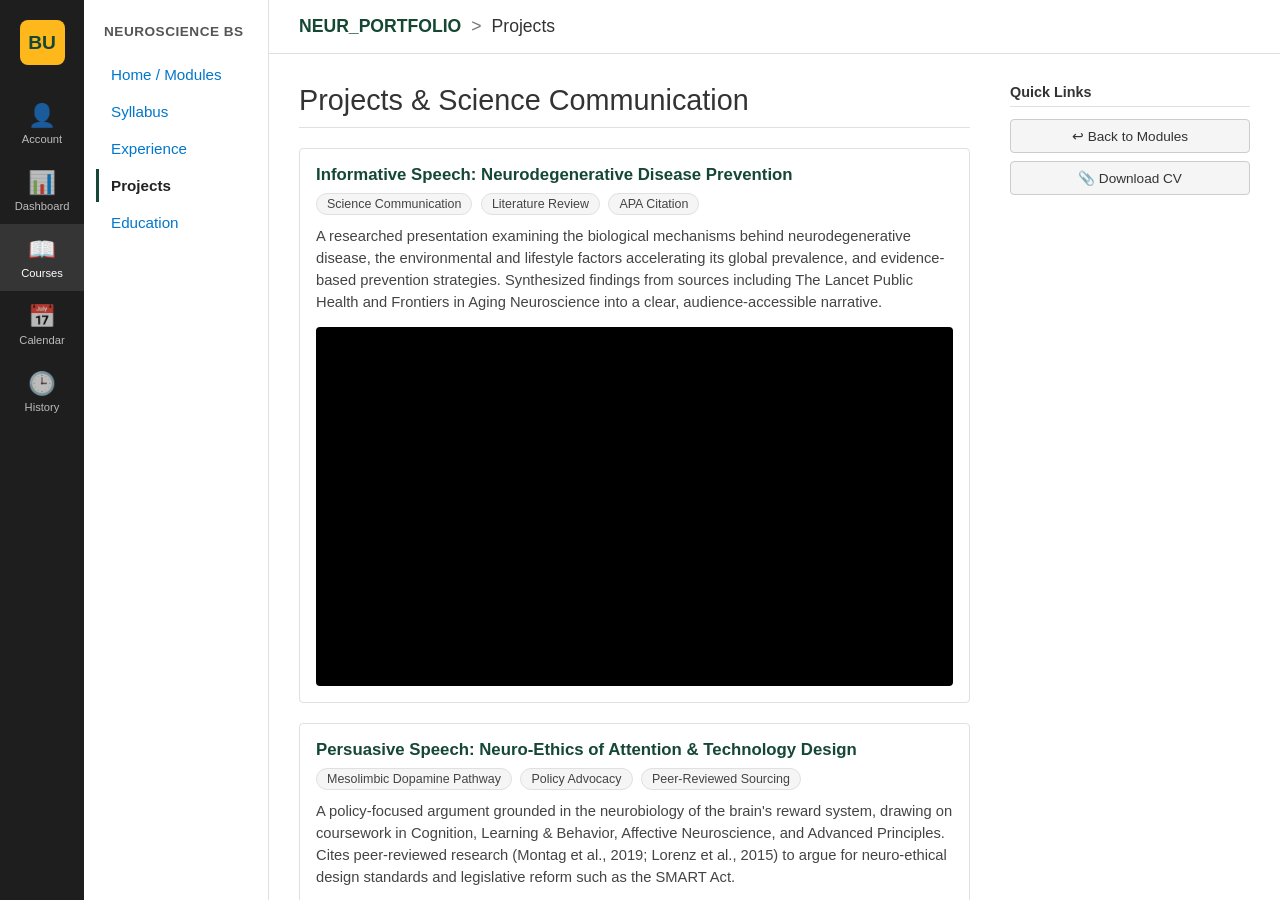
<file: projects.html>
<!DOCTYPE html>
<html lang="en">
<head>
    <meta charset="UTF-8">
    <meta name="viewport" content="width=device-width, initial-scale=1.0">
    <title>Canvas Portfolio - Projects</title>
    <style>
        :root {
            --canvas-primary: #154734;
            --canvas-sidebar-bg: #1e1e1e;
            --canvas-nav-text: #ffffff;
            --canvas-active-tab: #ffb81c;
            --text-color: #333333;
            --border-color: #e0e0e0;
            --bg-light: #f5f5f5;
        }
        body {
            margin: 0;
            font-family: "Lato", "Helvetica Neue", Helvetica, Arial, sans-serif;
            color: var(--text-color);
            display: flex;
            height: 100vh;
            overflow: hidden;
        }
        .canvas-global-nav {
            background-color: var(--canvas-sidebar-bg);
            width: 84px;
            display: flex;
            flex-direction: column;
            align-items: center;
            padding-top: 20px;
            flex-shrink: 0;
        }
        .global-logo {
            width: 45px; height: 45px;
            background-color: #ffb81c;
            border-radius: 8px;
            margin-bottom: 25px;
            display: flex; align-items: center; justify-content: center;
            color: #154734; font-weight: bold; font-size: 1.2rem;
        }
        .global-nav-item {
            width: 100%; text-align: center;
            color: rgba(255, 255, 255, 0.7);
            font-size: 0.7rem; padding: 12px 0;
            text-decoration: none;
            display: flex; flex-direction: column; align-items: center; gap: 4px;
        }
        .global-nav-item:hover, .global-nav-item.active {
            color: var(--canvas-nav-text);
            background-color: rgba(255, 255, 255, 0.1);
        }
        .global-nav-icon { font-size: 1.4rem; }
        .course-nav {
            width: 160px;
            border-right: 1px solid var(--border-color);
            padding: 24px 12px;
            flex-shrink: 0;
            display: flex; flex-direction: column; gap: 4px;
        }
        .course-title-header {
            font-size: 0.85rem; font-weight: bold; color: #555;
            margin-bottom: 15px; padding-left: 8px;
            text-transform: uppercase; letter-spacing: 0.5px;
        }
        .course-nav-link {
            display: block; padding: 8px 12px;
            color: #0077cc; text-decoration: none; font-size: 0.95rem;
            border-left: 3px solid transparent;
            border-radius: 0 4px 4px 0;
        }
        .course-nav-link:hover {
            background-color: var(--bg-light);
            text-decoration: underline;
        }
        .course-nav-link.active {
            color: #222222; font-weight: bold;
            border-left-color: var(--canvas-primary);
            background-color: transparent;
            text-decoration: none;
        }
        .main-workspace {
            flex-grow: 1;
            display: flex; flex-direction: column;
            overflow-y: auto;
            background-color: #ffffff;
        }
        .canvas-header-bar {
            border-bottom: 1px solid var(--border-color);
            padding: 16px 30px;
            display: flex; align-items: center; gap: 10px;
            font-size: 1.1rem;
        }
        .breadcrumb-course { color: var(--canvas-primary); font-weight: bold; text-decoration: none; }
        .breadcrumb-course:hover { text-decoration: underline; }
        .breadcrumb-separator { color: #777; }
        .breadcrumb-current { color: #333; }
        .content-cols { display: flex; padding: 30px; gap: 40px; flex-grow: 1; }
        .primary-content { flex-grow: 1; max-width: 850px; }
        .right-sidebar { width: 240px; flex-shrink: 0; display: flex; flex-direction: column; gap: 24px; }
        h1 {
            font-size: 1.8rem; font-weight: 300;
            margin-top: 0; margin-bottom: 20px;
            border-bottom: 1px solid var(--border-color);
            padding-bottom: 10px;
        }
        .sidebar-section-title {
            font-size: 0.9rem; font-weight: bold;
            border-bottom: 1px solid var(--border-color);
            padding-bottom: 6px; margin-bottom: 12px;
        }
        .sidebar-btn {
            display: block;
            background-color: var(--bg-light);
            border: 1px solid #ccc; color: #333;
            text-align: center; padding: 8px 12px;
            border-radius: 4px; text-decoration: none;
            font-size: 0.85rem; margin-bottom: 8px;
        }
        .sidebar-btn:hover { background-color: #eaeaea; }
        .skill-block {
            border: 1px solid var(--border-color);
            border-radius: 4px;
            margin-bottom: 20px;
            padding: 16px;
        }
        .skill-block-title {
            font-weight: bold;
            font-size: 1.05rem;
            margin-bottom: 6px;
            color: var(--canvas-primary);
        }
        .skill-tag {
            display: inline-block;
            background-color: var(--bg-light);
            border: 1px solid var(--border-color);
            border-radius: 12px;
            padding: 3px 10px;
            font-size: 0.78rem;
            margin: 2px 4px 2px 0;
            color: #444;
        }
        .skill-block-desc {
            font-size: 0.92rem;
            line-height: 1.5;
            color: #444;
            margin-top: 8px;
            margin-bottom: 14px;
        }
        /* NEW: responsive video embed wrapper */
        .video-wrapper {
            position: relative;
            width: 100%;
            padding-top: 56.25%; /* 16:9 aspect ratio */
            border-radius: 4px;
            overflow: hidden;
            background: #000;
        }
        .video-wrapper iframe {
            position: absolute;
            top: 0; left: 0;
            width: 100%; height: 100%;
            border: none;
        }
    </style>
</head>
<body>

    <nav class="canvas-global-nav">
        <div class="global-logo">BU</div>
        <a href="#" class="global-nav-item">
            <span class="global-nav-icon">👤</span><span>Account</span>
        </a>
        <a href="#" class="global-nav-item">
            <span class="global-nav-icon">📊</span><span>Dashboard</span>
        </a>
        <a href="#" class="global-nav-item active">
            <span class="global-nav-icon">📖</span><span>Courses</span>
        </a>
        <a href="#" class="global-nav-item">
            <span class="global-nav-icon">📅</span><span>Calendar</span>
        </a>
        <a href="#" class="global-nav-item">
            <span class="global-nav-icon">🕒</span><span>History</span>
        </a>
    </nav>

    <div class="course-nav">
        <div class="course-title-header">Neuroscience BS</div>
        <a href="index.html" class="course-nav-link">Home / Modules</a>
        <a href="syllabus.html" class="course-nav-link">Syllabus</a>
        <a href="experience.html" class="course-nav-link">Experience</a>
        <a href="projects.html" class="course-nav-link active">Projects</a>
        <a href="#" class="course-nav-link">Education</a>
    </div>

    <div class="main-workspace">
        <div class="canvas-header-bar">
            <a href="index.html" class="breadcrumb-course">NEUR_PORTFOLIO</a>
            <span class="breadcrumb-separator">&gt;</span>
            <span class="breadcrumb-current">Projects</span>
        </div>

        <div class="content-cols">
            <main class="primary-content">
                <h1>Projects & Science Communication</h1>

                <div class="skill-block">
                    <div class="skill-block-title">Informative Speech: Neurodegenerative Disease Prevention</div>
                    <div>
                        <span class="skill-tag">Science Communication</span>
                        <span class="skill-tag">Literature Review</span>
                        <span class="skill-tag">APA Citation</span>
                    </div>
                    <div class="skill-block-desc">
                        A researched presentation examining the biological mechanisms behind neurodegenerative disease, the environmental and lifestyle factors accelerating its global prevalence, and evidence-based prevention strategies. Synthesized findings from sources including The Lancet Public Health and Frontiers in Aging Neuroscience into a clear, audience-accessible narrative.
                    </div>
                    <div class="video-wrapper">
                        <iframe src="https://www.youtube.com/embed/VEnuP5itnIo" title="Informative Speech: Neurodegenerative Disease Prevention" allowfullscreen></iframe>
                    </div>
                </div>

                <div class="skill-block">
                    <div class="skill-block-title">Persuasive Speech: Neuro-Ethics of Attention & Technology Design</div>
                    <div>
                        <span class="skill-tag">Mesolimbic Dopamine Pathway</span>
                        <span class="skill-tag">Policy Advocacy</span>
                        <span class="skill-tag">Peer-Reviewed Sourcing</span>
                    </div>
                    <div class="skill-block-desc">
                        A policy-focused argument grounded in the neurobiology of the brain's reward system, drawing on coursework in Cognition, Learning & Behavior, Affective Neuroscience, and Advanced Principles. Cites peer-reviewed research (Montag et al., 2019; Lorenz et al., 2015) to argue for neuro-ethical design standards and legislative reform such as the SMART Act.
                    </div>
                    <div class="video-wrapper">
                        <iframe src="https://www.youtube.com/embed/Is83_o0K9VA" title="Persuasive Speech: Neuro-Ethics of Attention & Technology Design" allowfullscreen></iframe>
                    </div>
                </div>
            </main>

            <aside class="right-sidebar">
                <div>
                    <div class="sidebar-section-title">Quick Links</div>
                    <a href="index.html" class="sidebar-btn">↩ Back to Modules</a>
                    <a href="#" class="sidebar-btn">📎 Download CV</a>
                </div>
            </aside>
        </div>
    </div>

</body>
</html>
</file>
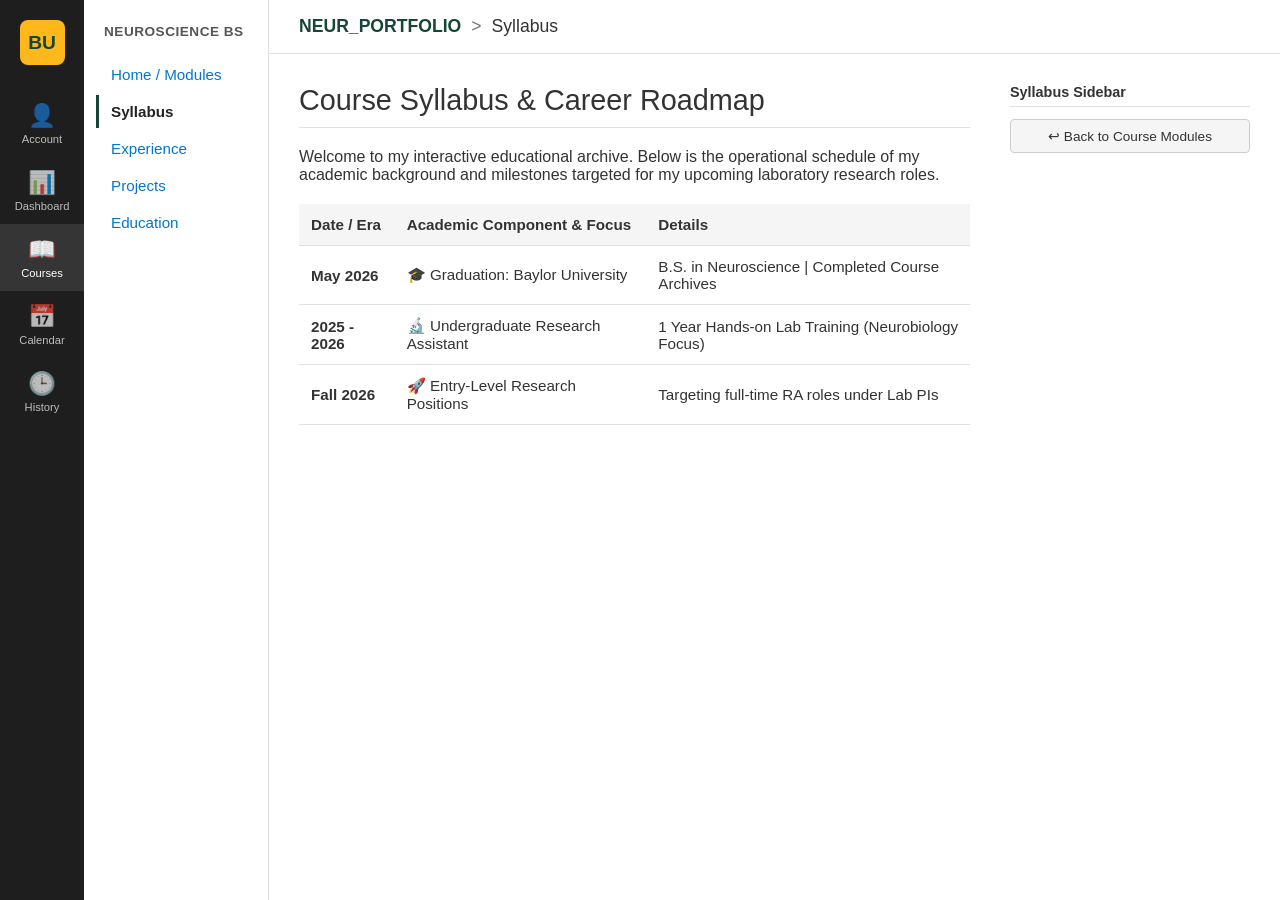
<file: syllabus.html>
<!DOCTYPE html>
<html lang="en">
<head>
    <meta charset="UTF-8">
    <meta name="viewport" content="width=device-width, initial-scale=1.0">
    <title>Canvas Portfolio - Syllabus</title>
    <style>
        :root {
            --canvas-primary: #154734; /* Baylor Green */
            --canvas-sidebar-bg: #1e1e1e;
            --canvas-nav-text: #ffffff;
            --canvas-active-tab: #ffb81c; /* Baylor Gold */
            --text-color: #333333;
            --border-color: #e0e0e0;
            --bg-light: #f5f5f5;
        }

        body {
            margin: 0;
            font-family: "Lato", "Helvetica Neue", Helvetica, Arial, sans-serif;
            color: var(--text-color);
            display: flex;
            height: 100vh;
            overflow: hidden;
        }

        /* 1. Canvas Global Navigation (Far Left) */
        .canvas-global-nav {
            background-color: var(--canvas-sidebar-bg);
            width: 84px;
            display: flex;
            flex-direction: column;
            align-items: center;
            padding-top: 20px;
            flex-shrink: 0;
        }

        .global-logo {
            width: 45px;
            height: 45px;
            background-color: #ffb81c; /* Gold accent */
            border-radius: 8px;
            margin-bottom: 25px;
            display: flex;
            align-items: center;
            justify-content: center;
            color: #154734;
            font-weight: bold;
            font-size: 1.2rem;
        }

        .global-nav-item {
            width: 100%;
            text-align: center;
            color: rgba(255, 255, 255, 0.7);
            font-size: 0.7rem;
            padding: 12px 0;
            cursor: pointer;
            text-decoration: none;
            display: flex;
            flex-direction: column;
            align-items: center;
            gap: 4px;
        }

        .global-nav-item:hover, .global-nav-item.active {
            color: var(--canvas-nav-text);
            background-color: rgba(255, 255, 255, 0.1);
        }

        .global-nav-icon {
            font-size: 1.4rem;
        }

        /* 2. Course Inner Navigation (Second Column) */
        .course-nav {
            width: 160px;
            border-right: 1px solid var(--border-color);
            padding: 24px 12px;
            flex-shrink: 0;
            display: flex;
            flex-direction: column;
            gap: 4px;
        }

        .course-title-header {
            font-size: 0.85rem;
            font-weight: bold;
            color: #555;
            margin-bottom: 15px;
            padding-left: 8px;
            text-transform: uppercase;
            letter-spacing: 0.5px;
        }

        .course-nav-link {
            display: block;
            padding: 8px 12px;
            color: #0077cc;
            text-decoration: none;
            font-size: 0.95rem;
            border-left: 3px solid transparent;
            border-radius: 0 4px 4px 0;
        }

        .course-nav-link:hover {
            background-color: var(--bg-light);
            text-decoration: underline;
        }

        .course-nav-link.active {
            color: #222222;
            font-weight: bold;
            border-left-color: var(--canvas-primary);
            background-color: transparent;
            text-decoration: none;
        }

        /* 3. Main Content Container Layout */
        .main-workspace {
            flex-grow: 1;
            display: flex;
            flex-direction: column;
            overflow-y: auto;
            background-color: #ffffff;
        }

        /* Breadcrumb Header Bar */
        .canvas-header-bar {
            border-bottom: 1px solid var(--border-color);
            padding: 16px 30px;
            display: flex;
            align-items: center;
            gap: 10px;
            font-size: 1.1rem;
        }

        .breadcrumb-course {
            color: var(--canvas-primary);
            font-weight: bold;
            text-decoration: none;
        }
        
        .breadcrumb-course:hover {
            text-decoration: underline;
        }

        .breadcrumb-separator {
            color: #777;
        }

        .breadcrumb-current {
            color: #333;
        }

        /* Split Workspace Content & Right Sidebar */
        .content-cols {
            display: flex;
            padding: 30px;
            gap: 40px;
            flex-grow: 1;
        }

        .primary-content {
            flex-grow: 1;
            max-width: 850px;
        }

        .right-sidebar {
            width: 240px;
            flex-shrink: 0;
            display: flex;
            flex-direction: column;
            gap: 24px;
        }

        /* Canvas Style Elements */
        h1 {
            font-size: 1.8rem;
            font-weight: 300;
            margin-top: 0;
            margin-bottom: 20px;
            border-bottom: 1px solid var(--border-color);
            padding-bottom: 10px;
        }

        .syllabus-table {
            width: 100%;
            border-collapse: collapse;
            margin-top: 20px;
        }

        .syllabus-table th, .syllabus-table td {
            border-bottom: 1px solid var(--border-color);
            padding: 12px;
            text-align: left;
            font-size: 0.95rem;
        }

        .syllabus-table th {
            background-color: var(--bg-light);
            font-weight: bold;
        }

        /* Sidebar Elements */
        .sidebar-section-title {
            font-size: 0.9rem;
            font-weight: bold;
            border-bottom: 1px solid var(--border-color);
            padding-bottom: 6px;
            margin-bottom: 12px;
        }

        .sidebar-btn {
            display: block;
            background-color: var(--bg-light);
            border: 1px solid #ccc;
            color: #333;
            text-align: center;
            padding: 8px 12px;
            border-radius: 4px;
            text-decoration: none;
            font-size: 0.85rem;
            margin-bottom: 8px;
        }

        .sidebar-btn:hover {
            background-color: #eaeaea;
        }
    </style>
</head>
<body>

    <!-- 1. Canvas Global Nav Panel -->
    <nav class="canvas-global-nav">
        <div class="global-logo">BU</div>
        <a href="#" class="global-nav-item">
            <span class="global-nav-icon">👤</span>
            <span>Account</span>
        </a>
        <a href="#" class="global-nav-item">
            <span class="global-nav-icon">📊</span>
            <span>Dashboard</span>
        </a>
        <a href="#" class="global-nav-item active">
            <span class="global-nav-icon">📖</span>
            <span>Courses</span>
        </a>
        <a href="#" class="global-nav-item">
            <span class="global-nav-icon">📅</span>
            <span>Calendar</span>
        </a>
        <a href="#" class="global-nav-item">
            <span class="global-nav-icon">🕒</span>
            <span>History</span>
        </a>
    </nav>

    <!-- 2. Course Sub-Navigation Column (UPDATED LINKS HERE) -->
    <div class="course-nav">
        <div class="course-title-header">Neuroscience BS</div>
        <a href="index.html" class="course-nav-link">Home / Modules</a>
        <a href="syllabus.html" class="course-nav-link active">Syllabus</a>
        <a href="experience.html" class="course-nav-link">Experience</a>
        <a href="projects.html" class="course-nav-link">Projects</a>
        <a href="#" class="course-nav-link">Education</a>
    </div>

    <!-- 3. Main Action/Workspace View -->
    <div class="main-workspace">
        <div class="canvas-header-bar">
            <a href="index.html" class="breadcrumb-course">NEUR_PORTFOLIO</a>
            <span class="breadcrumb-separator">&gt;</span>
            <span class="breadcrumb-current">Syllabus</span>
        </div>

        <div class="content-cols">
            
            <!-- Syllabus Specific Content Panel -->
            <main class="primary-content">
                <h1>Course Syllabus & Career Roadmap</h1>
                <p>Welcome to my interactive educational archive. Below is the operational schedule of my academic background and milestones targeted for my upcoming laboratory research roles.</p>
                
                <table class="syllabus-table">
                    <thead>
                        <tr>
                            <th>Date / Era</th>
                            <th>Academic Component & Focus</th>
                            <th>Details</th>
                        </tr>
                    </thead>
                    <tbody>
                        <tr>
                            <td><strong>May 2026</strong></td>
                            <td>🎓 Graduation: Baylor University</td>
                            <td>B.S. in Neuroscience | Completed Course Archives</td>
                        </tr>
                        <tr>
                            <td><strong>2025 - 2026</strong></td>
                            <td>🔬 Undergraduate Research Assistant</td>
                            <td>1 Year Hands-on Lab Training (Neurobiology Focus)</td>
                        </tr>
                        <tr>
                            <td><strong>Fall 2026</strong></td>
                            <td>🚀 Entry-Level Research Positions</td>
                            <td>Targeting full-time RA roles under Lab PIs</td>
                        </tr>
                    </tbody>
                </table>
            </main>

            <aside class="right-sidebar">
                <div>
                    <div class="sidebar-section-title">Syllabus Sidebar</div>
                    <a href="index.html" class="sidebar-btn">↩ Back to Course Modules</a>
                </div>
            </aside>

        </div>
    </div>

</body>
</html>
</file>
